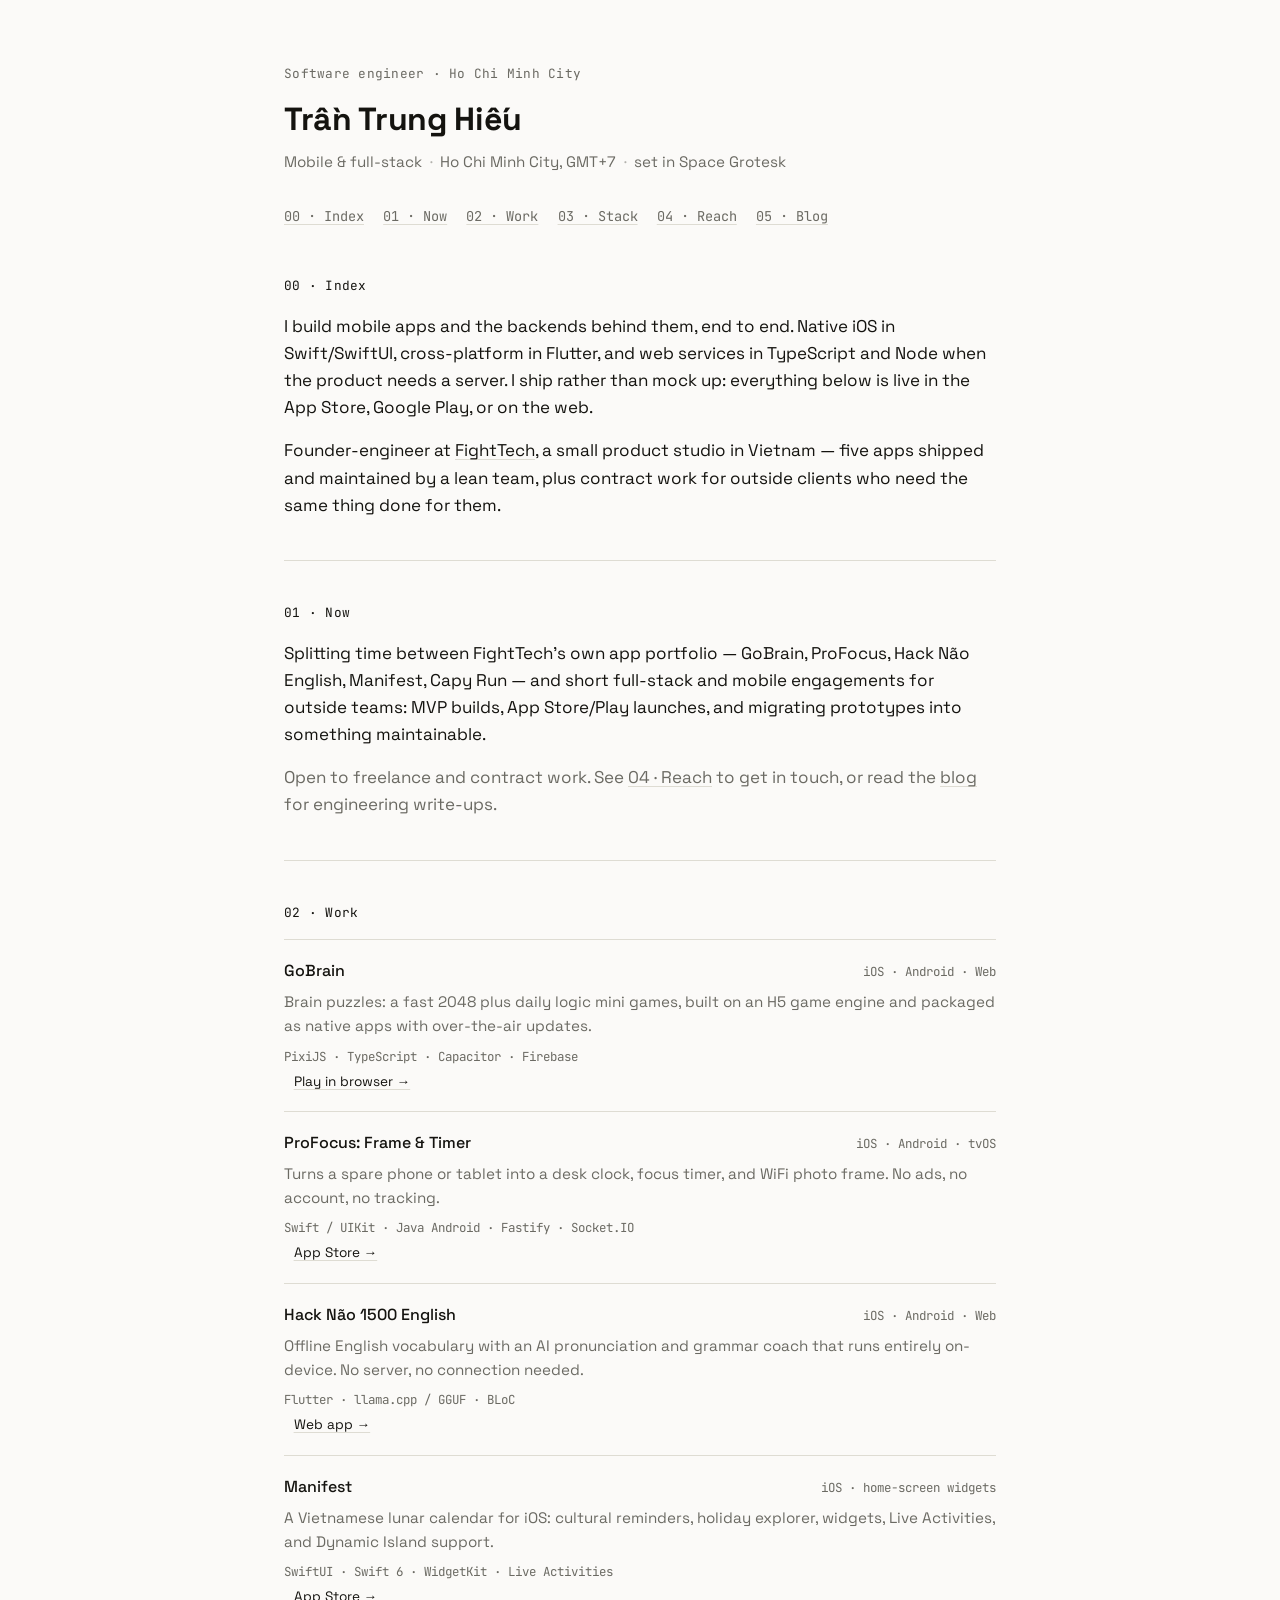
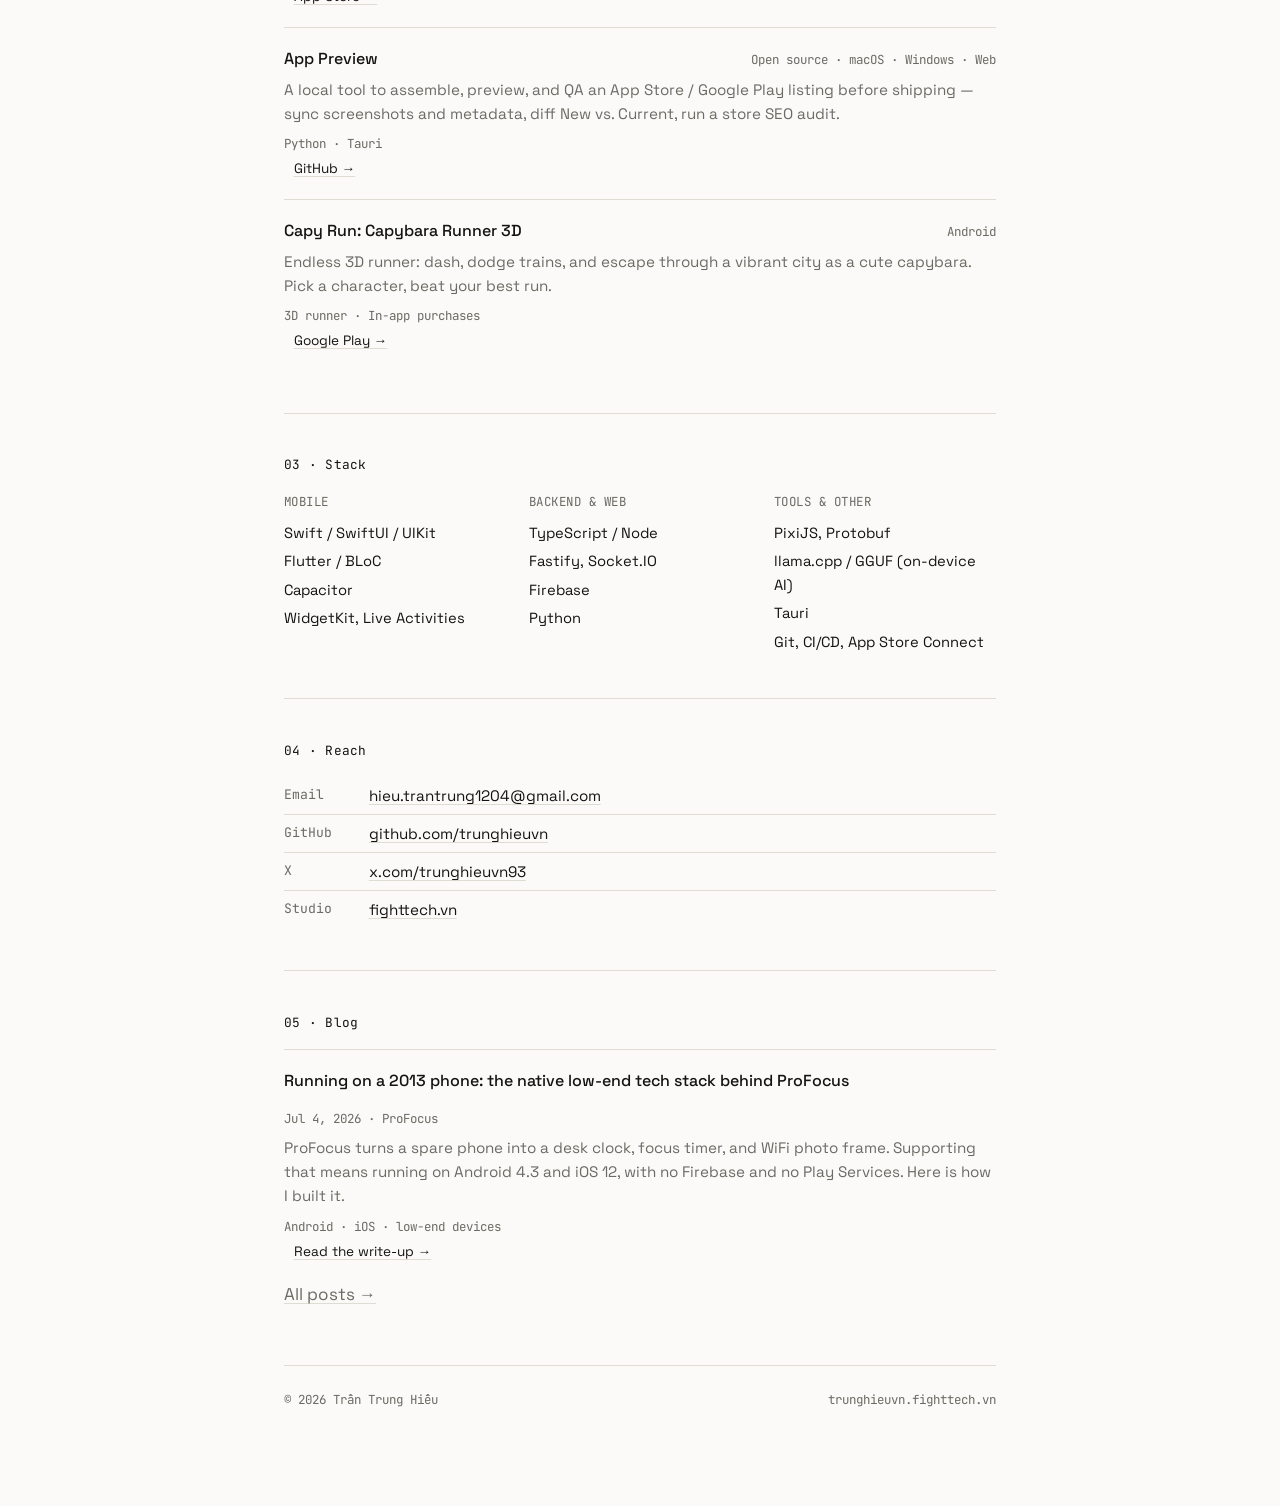
<file: index.html>
<!doctype html>
<html lang="en">
<head>
  <meta charset="utf-8" />
  <meta name="viewport" content="width=device-width, initial-scale=1" />
  <!-- Google Analytics (GA4), Firebase project fightechvn -->
  <link rel="preconnect" href="https://www.googletagmanager.com" />
  <script async src="https://www.googletagmanager.com/gtag/js?id=G-9MBDSBG2P3"></script>
  <script>window.dataLayer=window.dataLayer||[];function gtag(){dataLayer.push(arguments);}var _cc='denied';try{if(localStorage.getItem('cookie-consent')==='granted')_cc='granted';}catch(e){}gtag('consent','default',{ad_storage:'denied',analytics_storage:_cc});gtag('js',new Date());gtag('config','G-9MBDSBG2P3');</script>
  <title>Trần Trung Hiếu — Software Engineer</title>
  <meta name="description" content="Trần Trung Hiếu — software engineer building mobile and full-stack products. Flutter, Swift, TypeScript, Node. Founder-engineer at FightTech." />
  <link rel="icon" href="assets/img/favicon.png" type="image/png" />
  <meta name="theme-color" content="#fbfaf8" />
  <link rel="canonical" href="https://trunghieuvn.github.io/" />
  <link rel="stylesheet" href="assets/css/style.css?v=1" />
  <script>(function(){var d=document.documentElement;try{var t=localStorage.getItem('theme');if(t==='light'||t==='dark')d.setAttribute('data-theme',t);}catch(e){}})();</script>
  <meta property="og:title" content="Trần Trung Hiếu — Software Engineer" />
  <meta property="og:description" content="Mobile & full-stack engineer. Flutter, Swift, TypeScript, Node." />
  <meta property="og:type" content="website" />
  <meta property="og:url" content="https://trunghieuvn.github.io/" />
</head>
<body>
<div class="wrap">

  <header class="head">
    <p class="head-eyebrow">Software engineer · Ho Chi Minh City</p>
    <h1>Trần Trung Hiếu</h1>
    <p class="head-sub">Mobile &amp; full-stack<span class="dot">·</span>Ho Chi Minh City, GMT+7<span class="dot">·</span>set in Space Grotesk</p>
    <nav class="toc" aria-label="Sections">
      <ul>
        <li><a href="#index">00 · Index</a></li>
        <li><a href="#now">01 · Now</a></li>
        <li><a href="#work">02 · Work</a></li>
        <li><a href="#stack">03 · Stack</a></li>
        <li><a href="#reach">04 · Reach</a></li>
        <li><a href="#blog">05 · Blog</a></li>
      </ul>
    </nav>
  </header>

  <section class="s" id="index">
    <p class="s-label">00 · Index</p>
    <p>I build mobile apps and the backends behind them, end to end. Native iOS in Swift/SwiftUI, cross-platform in Flutter, and web services in TypeScript and Node when the product needs a server. I ship rather than mock up: everything below is live in the App Store, Google Play, or on the web.</p>
    <p>Founder-engineer at <a href="https://fighttech.vn" target="_blank" rel="noopener">FightTech</a>, a small product studio in Vietnam — five apps shipped and maintained by a lean team, plus contract work for outside clients who need the same thing done for them.</p>
  </section>

  <section class="s" id="now">
    <p class="s-label">01 · Now</p>
    <p>Splitting time between FightTech's own app portfolio — GoBrain, ProFocus, Hack Não English, Manifest, Capy Run — and short full-stack and mobile engagements for outside teams: MVP builds, App Store/Play launches, and migrating prototypes into something maintainable.</p>
    <p class="muted">Open to freelance and contract work. See <a href="#reach">04 · Reach</a> to get in touch, or read the <a href="/blog/">blog</a> for engineering write-ups.</p>
  </section>

  <section class="s" id="work">
    <p class="s-label">02 · Work</p>

    <div class="work">
      <div class="work-row">
        <h3>GoBrain</h3>
        <span class="platforms">iOS · Android · Web</span>
      </div>
      <p>Brain puzzles: a fast 2048 plus daily logic mini games, built on an H5 game engine and packaged as native apps with over-the-air updates.</p>
      <div class="tags"><span>PixiJS</span><span>TypeScript</span><span>Capacitor</span><span>Firebase</span></div>
      <a class="link" href="https://fighttechvn.github.io/play2048/play/" target="_blank" rel="noopener">Play in browser →</a>
    </div>

    <div class="work">
      <div class="work-row">
        <h3>ProFocus: Frame &amp; Timer</h3>
        <span class="platforms">iOS · Android · tvOS</span>
      </div>
      <p>Turns a spare phone or tablet into a desk clock, focus timer, and WiFi photo frame. No ads, no account, no tracking.</p>
      <div class="tags"><span>Swift / UIKit</span><span>Java Android</span><span>Fastify</span><span>Socket.IO</span></div>
      <a class="link" href="https://apps.apple.com/app/id6785607785" target="_blank" rel="noopener">App Store →</a>
    </div>

    <div class="work">
      <div class="work-row">
        <h3>Hack Não 1500 English</h3>
        <span class="platforms">iOS · Android · Web</span>
      </div>
      <p>Offline English vocabulary with an AI pronunciation and grammar coach that runs entirely on-device. No server, no connection needed.</p>
      <div class="tags"><span>Flutter</span><span>llama.cpp / GGUF</span><span>BLoC</span></div>
      <a class="link" href="https://hacknaoenglish.web.app/" target="_blank" rel="noopener">Web app →</a>
    </div>

    <div class="work">
      <div class="work-row">
        <h3>Manifest</h3>
        <span class="platforms">iOS · home-screen widgets</span>
      </div>
      <p>A Vietnamese lunar calendar for iOS: cultural reminders, holiday explorer, widgets, Live Activities, and Dynamic Island support.</p>
      <div class="tags"><span>SwiftUI</span><span>Swift 6</span><span>WidgetKit</span><span>Live Activities</span></div>
      <a class="link" href="https://apps.apple.com/app/id6773827653" target="_blank" rel="noopener">App Store →</a>
    </div>

    <div class="work">
      <div class="work-row">
        <h3>App Preview</h3>
        <span class="platforms">Open source · macOS · Windows · Web</span>
      </div>
      <p>A local tool to assemble, preview, and QA an App Store / Google Play listing before shipping — sync screenshots and metadata, diff New vs. Current, run a store SEO audit.</p>
      <div class="tags"><span>Python</span><span>Tauri</span></div>
      <a class="link" href="https://github.com/fighttechvn/app_marketing" target="_blank" rel="noopener">GitHub →</a>
    </div>

    <div class="work">
      <div class="work-row">
        <h3>Capy Run: Capybara Runner 3D</h3>
        <span class="platforms">Android</span>
      </div>
      <p>Endless 3D runner: dash, dodge trains, and escape through a vibrant city as a cute capybara. Pick a character, beat your best run.</p>
      <div class="tags"><span>3D runner</span><span>In-app purchases</span></div>
      <a class="link" href="https://play.google.com/store/apps/details?id=vn.fighttech.capyrun" target="_blank" rel="noopener">Google Play →</a>
    </div>
  </section>

  <section class="s" id="stack">
    <p class="s-label">03 · Stack</p>
    <div class="stack-grid">
      <div>
        <h4>Mobile</h4>
        <ul>
          <li>Swift / SwiftUI / UIKit</li>
          <li>Flutter / BLoC</li>
          <li>Capacitor</li>
          <li>WidgetKit, Live Activities</li>
        </ul>
      </div>
      <div>
        <h4>Backend &amp; web</h4>
        <ul>
          <li>TypeScript / Node</li>
          <li>Fastify, Socket.IO</li>
          <li>Firebase</li>
          <li>Python</li>
        </ul>
      </div>
      <div>
        <h4>Tools &amp; other</h4>
        <ul>
          <li>PixiJS, Protobuf</li>
          <li>llama.cpp / GGUF (on-device AI)</li>
          <li>Tauri</li>
          <li>Git, CI/CD, App Store Connect</li>
        </ul>
      </div>
    </div>
  </section>

  <section class="s" id="reach">
    <p class="s-label">04 · Reach</p>
    <ul class="reach">
      <li><span class="k">Email</span><a href="mailto:hieu.trantrung1204@gmail.com">hieu.trantrung1204@gmail.com</a></li>
      <li><span class="k">GitHub</span><a href="https://github.com/trunghieuvn" target="_blank" rel="noopener">github.com/trunghieuvn</a></li>
      <li><span class="k">X</span><a href="https://x.com/trunghieuvn93" target="_blank" rel="noopener">x.com/trunghieuvn93</a></li>
      <li><span class="k">Studio</span><a href="https://fighttech.vn" target="_blank" rel="noopener">fighttech.vn</a></li>
    </ul>
  </section>

  <section class="s" id="blog">
    <p class="s-label">05 · Blog</p>
    <div class="work">
      <div class="work-row">
        <h3>Running on a 2013 phone: the native low-end tech stack behind ProFocus</h3>
        <span class="platforms">Jul 4, 2026 · ProFocus</span>
      </div>
      <p>ProFocus turns a spare phone into a desk clock, focus timer, and WiFi photo frame. Supporting that means running on Android 4.3 and iOS 12, with no Firebase and no Play Services. Here is how I built it.</p>
      <div class="tags"><span>Android</span><span>iOS</span><span>low-end devices</span></div>
      <a class="link" href="/blog/native-low-end-devices/">Read the write-up →</a>
    </div>
    <p class="muted"><a href="/blog/">All posts →</a></p>
  </section>

  <footer class="foot">
    <span>© 2026 Trần Trung Hiếu</span>
    <span>trunghieuvn.fighttech.vn</span>
  </footer>

</div>
</body>
</html>
</file>
<file: assets/css/style.css>
/* Trần Trung Hiếu — portfolio. Minimal, text-first, numbered sections. */

@font-face { font-family: "Space Grotesk"; font-weight: 400; font-style: normal; font-display: swap; src: url("../fonts/space-grotesk-latin-400-normal.woff2") format("woff2"); }
@font-face { font-family: "Space Grotesk"; font-weight: 500; font-style: normal; font-display: swap; src: url("../fonts/space-grotesk-latin-500-normal.woff2") format("woff2"); }
@font-face { font-family: "Space Grotesk"; font-weight: 700; font-style: normal; font-display: swap; src: url("../fonts/space-grotesk-latin-700-normal.woff2") format("woff2"); }
@font-face { font-family: "JetBrains Mono"; font-weight: 400; font-style: normal; font-display: swap; src: url("../fonts/jetbrains-mono-latin-400-normal.woff2") format("woff2"); }
@font-face { font-family: "JetBrains Mono"; font-weight: 500; font-style: normal; font-display: swap; src: url("../fonts/jetbrains-mono-latin-500-normal.woff2") format("woff2"); }

:root {
  --bg: #fbfaf8;
  --fg: #14130f;
  --muted: #6b6a63;
  --line: #dedcd3;
  --accent: #b5471b;
  --mono: "JetBrains Mono", ui-monospace, Menlo, Consolas, monospace;
  --sans: "Space Grotesk", -apple-system, BlinkMacSystemFont, "Segoe UI", sans-serif;
  --maxw: 760px;
}

html[data-theme="dark"] {
  --bg: #121210;
  --fg: #ece9e2;
  --muted: #9a988e;
  --line: #2c2b26;
  --accent: #e07a4c;
}

@media (prefers-color-scheme: dark) {
  html:not([data-theme="light"]) {
    --bg: #121210;
    --fg: #ece9e2;
    --muted: #9a988e;
    --line: #2c2b26;
    --accent: #e07a4c;
  }
}

* { box-sizing: border-box; }
html { -webkit-text-size-adjust: 100%; }
body {
  margin: 0;
  background: var(--bg);
  color: var(--fg);
  font-family: var(--sans);
  font-size: 17px;
  line-height: 1.6;
  -webkit-font-smoothing: antialiased;
}

.wrap {
  max-width: var(--maxw);
  margin: 0 auto;
  padding: 4rem 1.5rem 6rem;
}

a { color: inherit; text-decoration-color: var(--line); text-underline-offset: 3px; }
a:hover { text-decoration-color: var(--accent); }

/* header */
.head { margin-bottom: 3rem; }
.head-eyebrow {
  font-family: var(--mono);
  font-size: 0.8rem;
  color: var(--muted);
  letter-spacing: 0.02em;
  margin: 0 0 0.6rem;
}
.head h1 { font-size: 2rem; font-weight: 700; margin: 0 0 0.3rem; letter-spacing: -0.01em; }
.head-sub { color: var(--muted); font-size: 0.95rem; margin: 0; }
.head-sub .dot { margin: 0 0.5em; opacity: 0.5; }

nav.toc { margin-top: 2rem; }
nav.toc ul {
  list-style: none;
  display: flex;
  flex-wrap: wrap;
  gap: 0.4rem 1.2rem;
  padding: 0;
  margin: 0;
  font-family: var(--mono);
  font-size: 0.85rem;
}
nav.toc a { color: var(--muted); }
nav.toc a:hover { color: var(--fg); }

/* sections */
section.s {
  padding-top: 2.6rem;
  margin-top: 2.6rem;
  border-top: 1px solid var(--line);
  scroll-margin-top: 1.5rem;
}
section.s:first-of-type { border-top: none; margin-top: 0; padding-top: 0; }

.s-label {
  font-family: var(--mono);
  font-size: 0.8rem;
  color: var(--accent);
  margin: 0 0 0.9rem;
  letter-spacing: 0.02em;
}
.s h2 { font-size: 1.05rem; font-weight: 500; margin: 0 0 0.9rem; }
.s p { margin: 0 0 1rem; color: var(--fg); }
.s p.muted { color: var(--muted); }

/* years table */
table.years { width: 100%; border-collapse: collapse; font-size: 0.95rem; }
table.years tr { border-top: 1px solid var(--line); }
table.years tr:first-child { border-top: none; }
table.years td { padding: 0.7rem 0; vertical-align: top; }
table.years td.yr { font-family: var(--mono); color: var(--muted); white-space: nowrap; padding-right: 1.2rem; font-size: 0.85rem; }
table.years td.what strong { font-weight: 500; }
table.years td.what span.role { color: var(--muted); }

/* work list */
.work { border-top: 1px solid var(--line); padding: 1.1rem 0; }
.work:first-child { border-top: none; }
.work-row { display: flex; justify-content: space-between; align-items: baseline; gap: 1rem; flex-wrap: wrap; }
.work h3 { font-size: 1rem; font-weight: 500; margin: 0; }
.work .platforms { font-family: var(--mono); font-size: 0.78rem; color: var(--muted); }
.work p { margin: 0.4rem 0 0.5rem; color: var(--muted); font-size: 0.95rem; }
.work .tags { font-family: var(--mono); font-size: 0.78rem; color: var(--muted); }
.work .tags span:not(:last-child)::after { content: " · "; }
.work .link { font-size: 0.85rem; margin-left: 0.6rem; white-space: nowrap; }

/* stack */
.stack-grid { display: grid; grid-template-columns: repeat(auto-fit, minmax(200px, 1fr)); gap: 1.4rem; }
.stack-grid h4 { font-family: var(--mono); font-size: 0.78rem; color: var(--muted); font-weight: 400; margin: 0 0 0.5rem; text-transform: uppercase; letter-spacing: 0.04em; }
.stack-grid ul { list-style: none; margin: 0; padding: 0; font-size: 0.92rem; }
.stack-grid li { padding: 0.15rem 0; }

/* reach */
.reach { list-style: none; margin: 0; padding: 0; font-size: 0.95rem; }
.reach li { padding: 0.4rem 0; border-top: 1px solid var(--line); display: flex; gap: 0.8rem; }
.reach li:first-child { border-top: none; }
.reach .k { font-family: var(--mono); color: var(--muted); font-size: 0.82rem; width: 4.5rem; flex-shrink: 0; }

footer.foot { margin-top: 3.5rem; padding-top: 1.5rem; border-top: 1px solid var(--line); font-family: var(--mono); font-size: 0.78rem; color: var(--muted); display: flex; justify-content: space-between; flex-wrap: wrap; gap: 0.5rem; }

@media (max-width: 520px) {
  .wrap { padding: 2.6rem 1.2rem 4rem; }
  .head h1 { font-size: 1.6rem; }
  .work-row { flex-direction: column; align-items: flex-start; gap: 0.2rem; }
}
</file>
